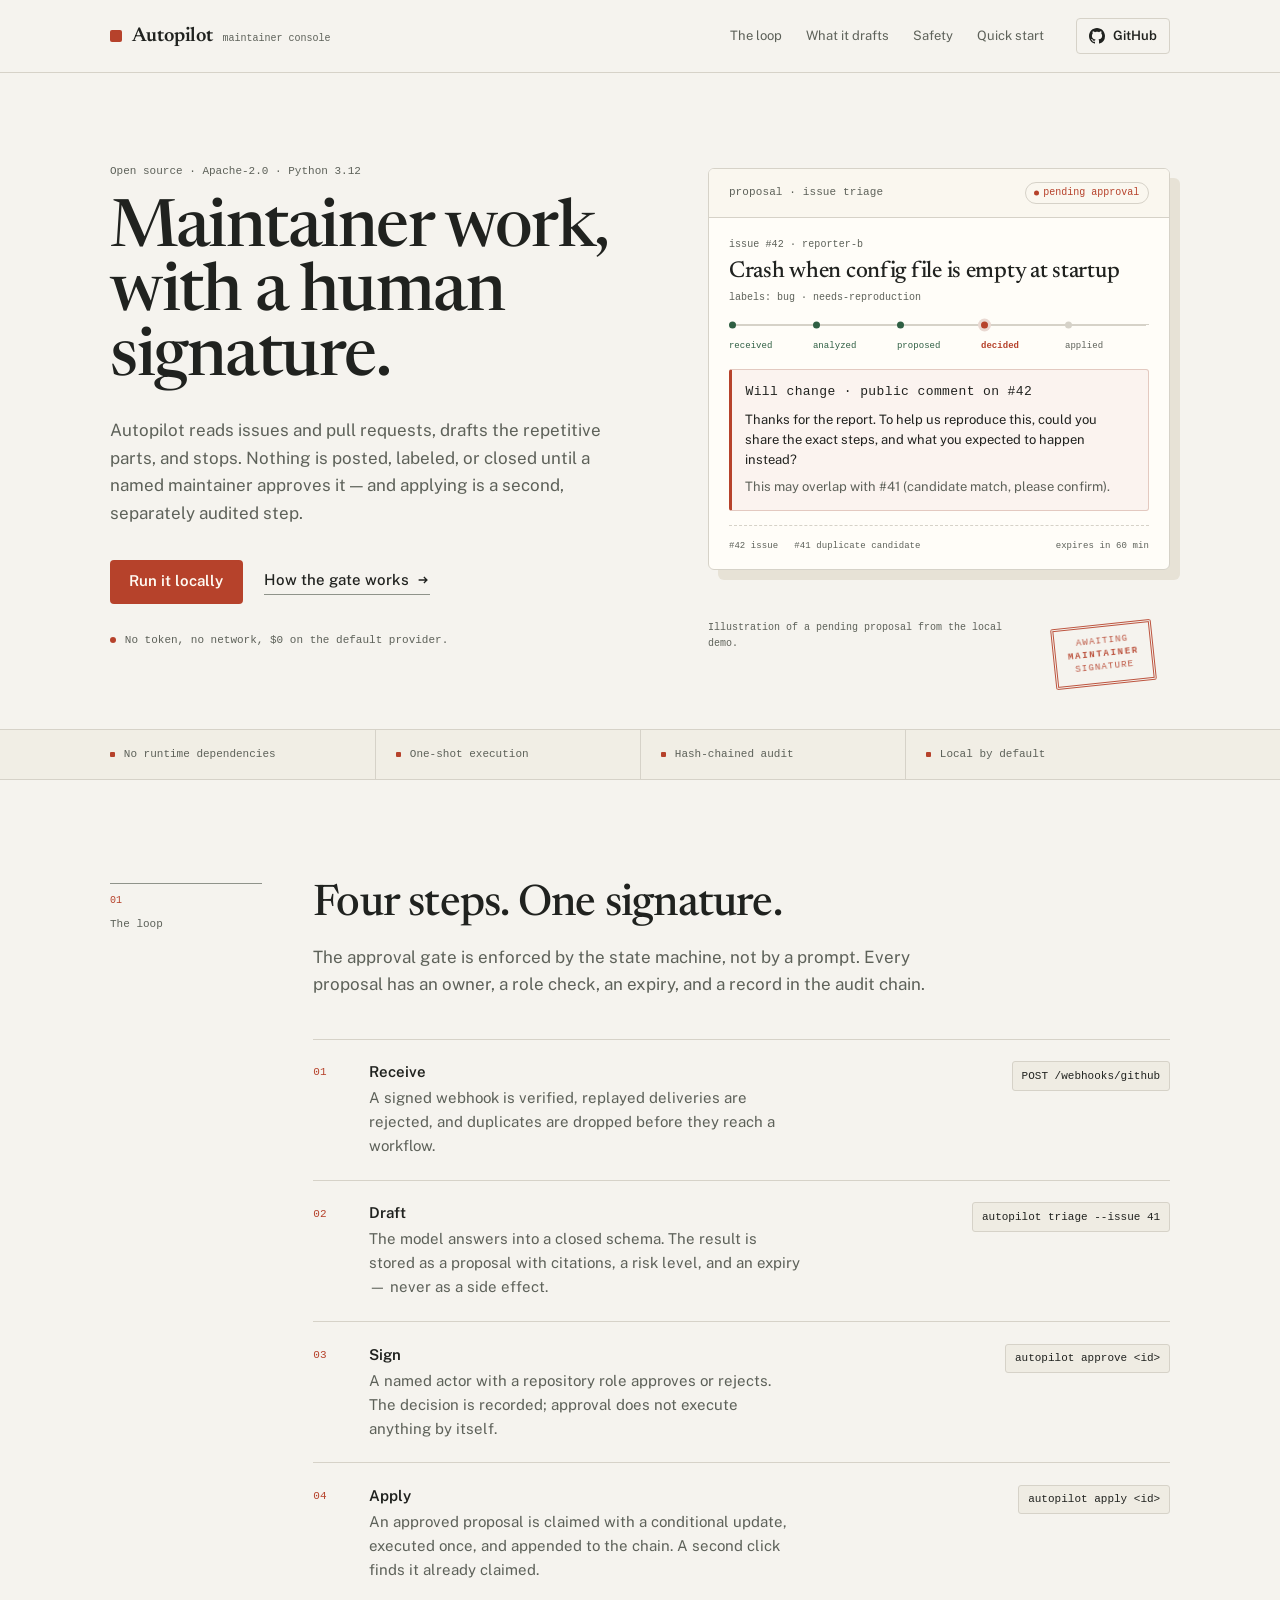
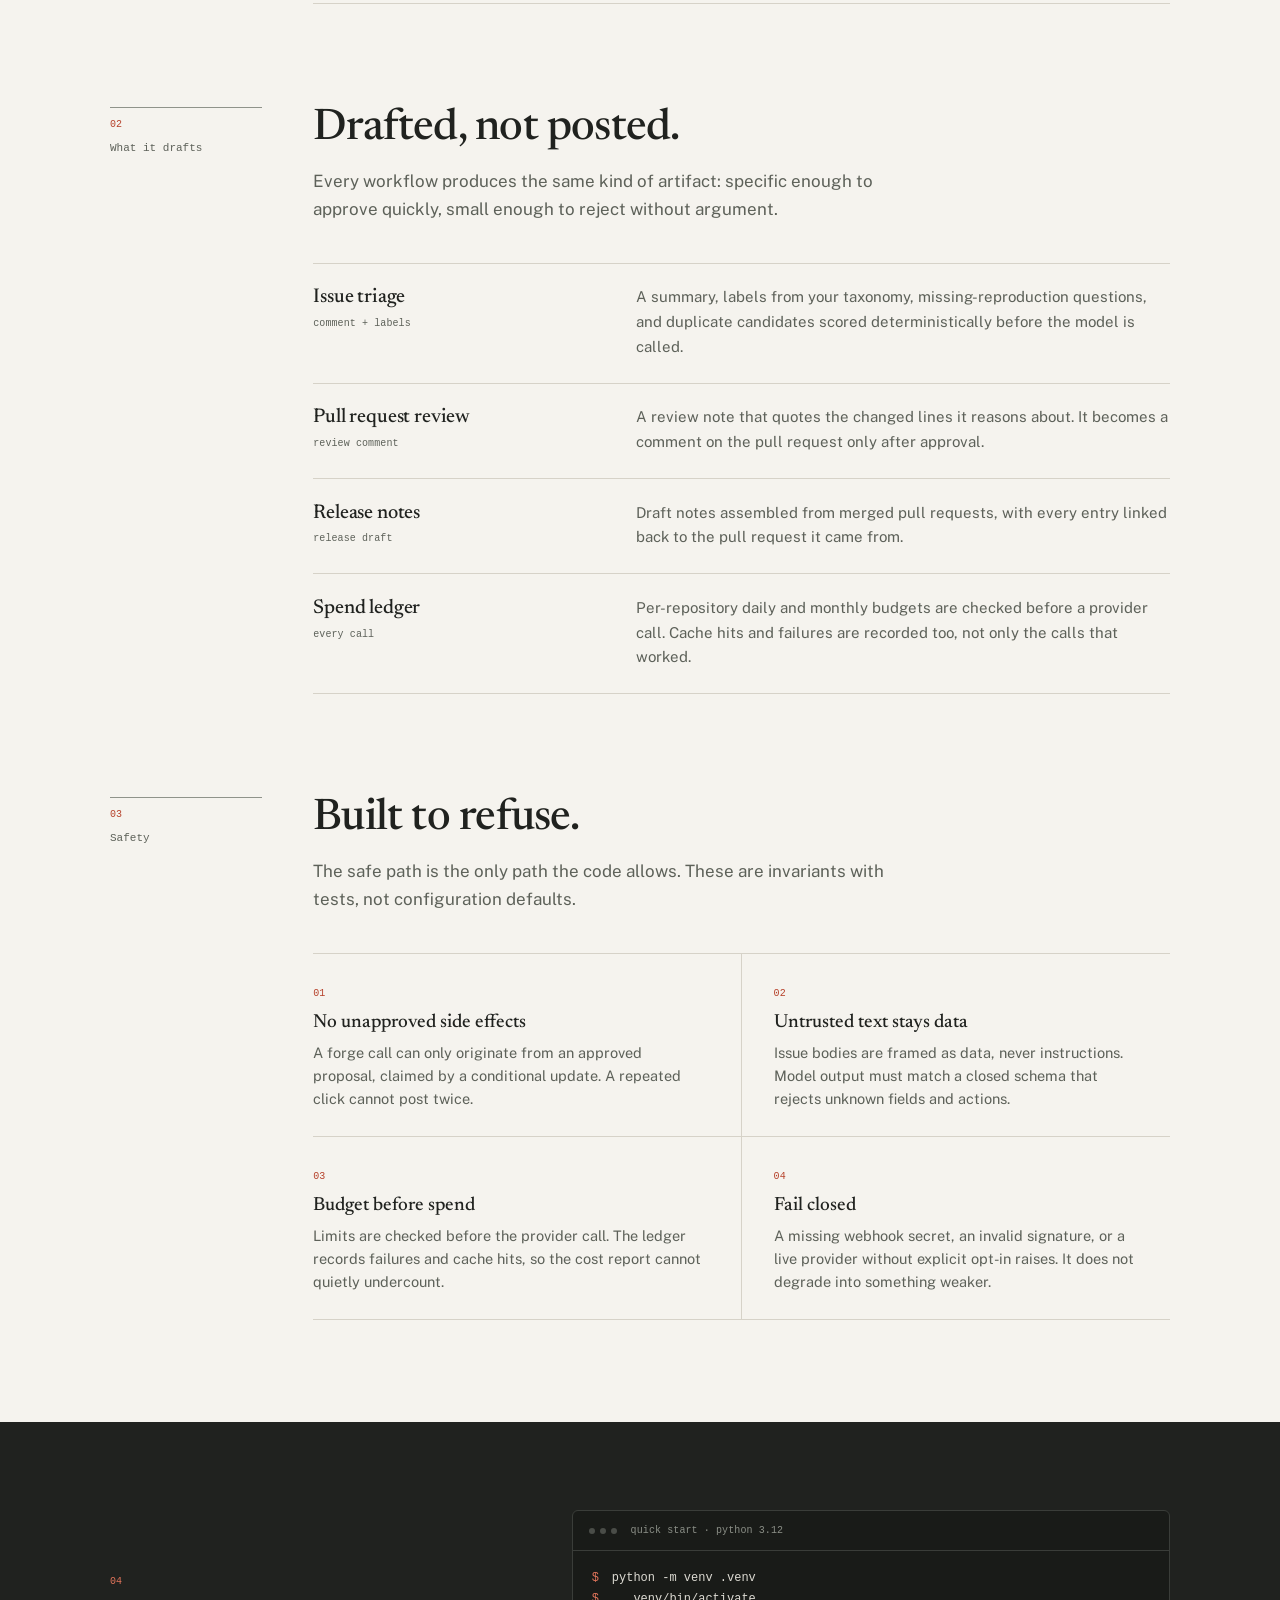
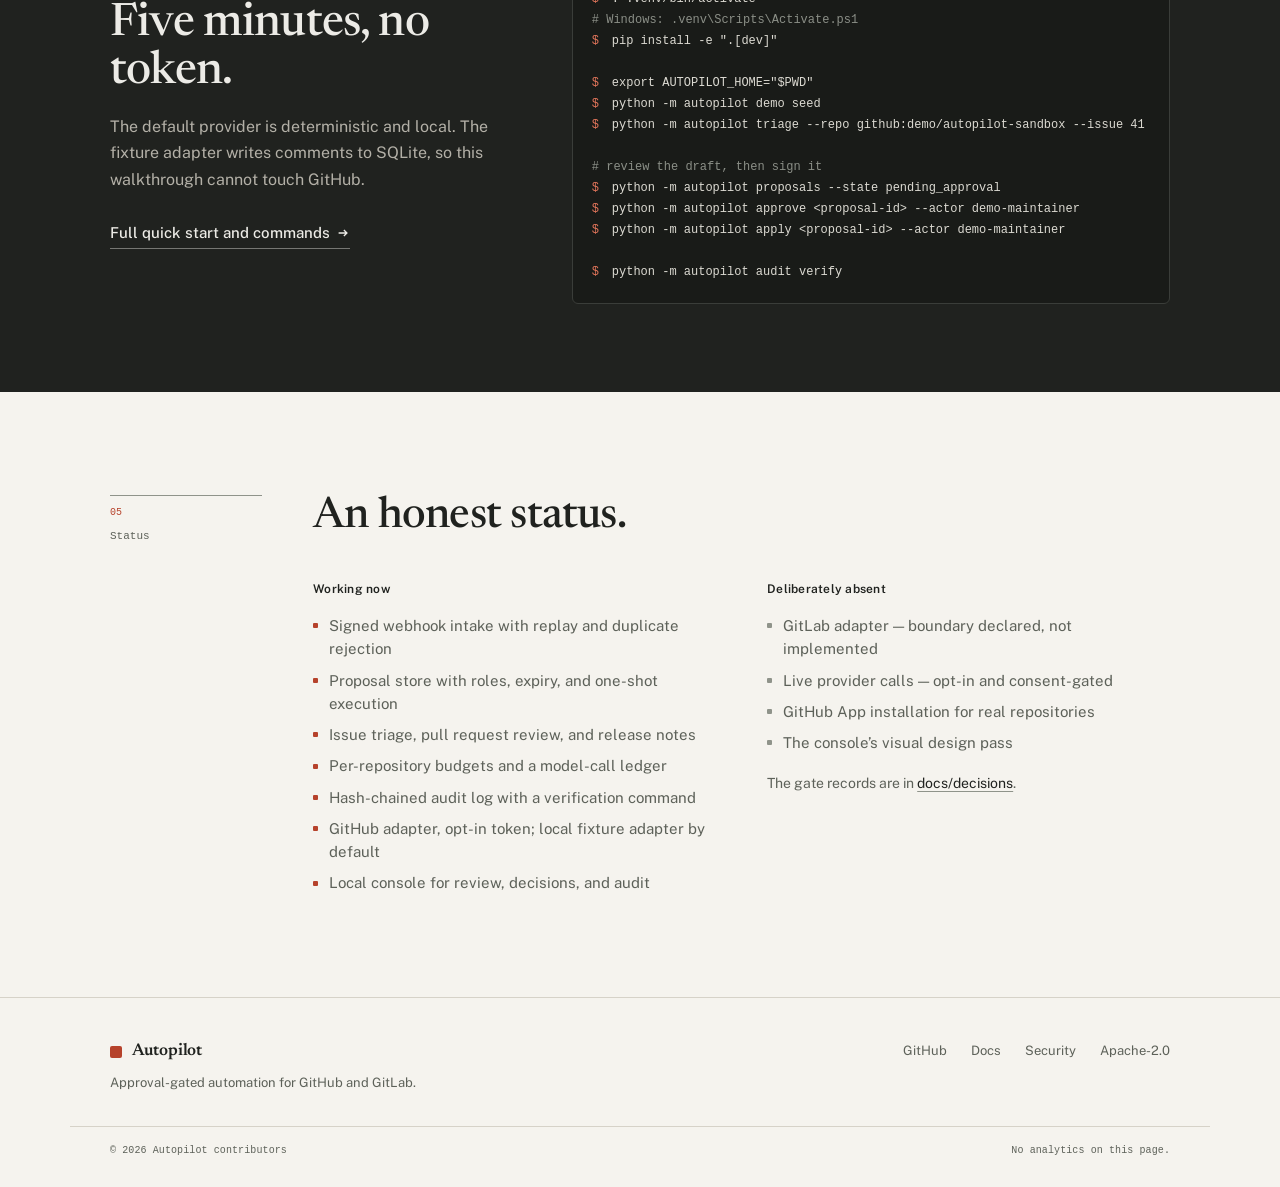
<file: site/index.html>
<!doctype html>
<html lang="en">
  <head>
    <meta charset="utf-8" />
    <meta name="viewport" content="width=device-width, initial-scale=1" />
    <meta name="color-scheme" content="light dark" />
    <meta name="theme-color" content="#f5f3ee" media="(prefers-color-scheme: light)" />
    <meta name="theme-color" content="#16181a" media="(prefers-color-scheme: dark)" />
    <title>Autopilot — maintainer automation with a human approval gate</title>
    <meta
      name="description"
      content="Autopilot drafts issue triage, review notes, and release notes for GitHub and GitLab. Nothing is posted, labeled, or closed until a named maintainer approves it."
    />
    <link rel="canonical" href="https://r-bug-r.github.io/oss-maintainer-autopilot/" />
    <meta property="og:type" content="website" />
    <meta property="og:title" content="Autopilot — maintainer work, with a human signature" />
    <meta
      property="og:description"
      content="Approval-gated maintainer automation. Every draft is a proposal; every apply is a second, audited step."
    />
    <meta property="og:url" content="https://r-bug-r.github.io/oss-maintainer-autopilot/" />
    <meta
      property="og:image"
      content="https://r-bug-r.github.io/oss-maintainer-autopilot/assets/og.png"
    />
    <meta property="og:image:type" content="image/png" />
    <meta property="og:image:width" content="1200" />
    <meta property="og:image:height" content="630" />
    <meta
      property="og:image:alt"
      content="Autopilot wordmark beside the line: Maintainer work, with a human signature, and an awaiting-maintainer-signature stamp."
    />
    <meta name="twitter:card" content="summary_large_image" />
    <meta name="twitter:title" content="Autopilot — maintainer work, with a human signature" />
    <meta
      name="twitter:description"
      content="Approval-gated maintainer automation. Every draft is a proposal; every apply is a second, audited step."
    />
    <meta
      name="twitter:image"
      content="https://r-bug-r.github.io/oss-maintainer-autopilot/assets/og.png"
    />
    <meta
      name="twitter:image:alt"
      content="Autopilot wordmark beside the line: Maintainer work, with a human signature, and an awaiting-maintainer-signature stamp."
    />
    <link rel="icon" href="favicon.svg" type="image/svg+xml" />
    <link rel="preconnect" href="https://fonts.googleapis.com" />
    <link rel="preconnect" href="https://fonts.gstatic.com" crossorigin />
    <link
      href="https://fonts.googleapis.com/css2?family=Newsreader:opsz,wght@6..72,400;6..72,500;6..72,600&family=Public+Sans:wght@400;500;600&display=swap"
      rel="stylesheet"
    />
    <link rel="stylesheet" href="styles.css" />
  </head>
  <body>
    <a class="skip-link" href="#main">Skip to content</a>

    <header class="site-header">
      <div class="wrap header-inner">
        <a class="brand" href="./" aria-label="Autopilot home">
          <span class="brand-mark" aria-hidden="true"></span>
          <span class="brand-name">Autopilot</span>
          <span class="brand-sub">maintainer console</span>
        </a>
        <nav class="nav" aria-label="Sections">
          <a href="#loop">The loop</a>
          <a href="#drafts">What it drafts</a>
          <a href="#safety">Safety</a>
          <a href="#quickstart">Quick start</a>
        </nav>
        <a
          class="button button-small button-quiet"
          href="https://github.com/r-bug-r/oss-maintainer-autopilot"
        >
          <svg class="icon" viewBox="0 0 16 16" aria-hidden="true" focusable="false">
            <path
              fill="currentColor"
              d="M8 0C3.58 0 0 3.58 0 8c0 3.54 2.29 6.53 5.47 7.59.4.07.55-.17.55-.38 0-.19-.01-.82-.01-1.49-2.01.37-2.53-.49-2.69-.94-.09-.23-.48-.94-.82-1.13-.28-.15-.68-.52-.01-.53.63-.01 1.08.58 1.23.82.72 1.21 1.87.87 2.33.66.07-.52.28-.87.51-1.07-1.78-.2-3.64-.89-3.64-3.95 0-.87.31-1.59.82-2.15-.08-.2-.36-1.02.08-2.12 0 0 .67-.21 2.2.82.64-.18 1.32-.27 2-.27s1.36.09 2 .27c1.53-1.04 2.2-.82 2.2-.82.44 1.1.16 1.92.08 2.12.51.56.82 1.27.82 2.15 0 3.07-1.87 3.75-3.65 3.95.29.25.54.73.54 1.48 0 1.07-.01 1.93-.01 2.2 0 .21.15.46.55.38A8.01 8.01 0 0 0 16 8c0-4.42-3.58-8-8-8Z"
            />
          </svg>
          GitHub
        </a>
      </div>
    </header>

    <main id="main">
      <section class="hero" aria-labelledby="hero-title">
        <div class="wrap hero-grid">
          <div class="hero-copy">
            <p class="meta">Open source · Apache-2.0 · Python 3.12</p>
            <h1 id="hero-title">Maintainer work,<br />with a human signature.</h1>
            <p class="lede">
              Autopilot reads issues and pull requests, drafts the repetitive parts, and stops.
              Nothing is posted, labeled, or closed until a named maintainer approves it — and
              applying is a second, separately audited step.
            </p>
            <div class="cta-row">
              <a class="button button-primary" href="#quickstart">Run it locally</a>
              <a class="text-link" href="#loop">
                How the gate works
                <svg class="icon" viewBox="0 0 16 16" aria-hidden="true" focusable="false">
                  <path
                    fill="none"
                    stroke="currentColor"
                    stroke-width="1.5"
                    d="M3 8h9.5M9 4.5 12.5 8 9 11.5"
                  />
                </svg>
              </a>
            </div>
            <p class="fineprint">
              <span class="fineprint-dot" aria-hidden="true"></span>
              No token, no network, $0 on the default provider.
            </p>
          </div>

          <figure class="docket-wrap">
            <div
              class="docket"
              role="img"
              aria-label="Illustration of an issue-triage proposal awaiting a maintainer's signature. It shows the proposal state, a public comment preview, cited records, and the approval rail."
            >
              <div class="docket-head">
                <span class="mono">proposal · issue triage</span>
                <span class="badge">pending approval</span>
              </div>
              <div class="docket-body">
                <p class="mono docket-kicker">issue #42 · reporter-b</p>
                <p class="docket-title">Crash when config file is empty at startup</p>
                <p class="docket-labels">labels: bug · needs-reproduction</p>

                <ol class="rail" aria-label="Proposal state">
                  <li data-state="done">received</li>
                  <li data-state="done">analyzed</li>
                  <li data-state="done">proposed</li>
                  <li data-state="current">decided</li>
                  <li data-state="pending">applied</li>
                </ol>

                <div class="will-change">
                  <p class="mono will-change-label">Will change · public comment on #42</p>
                  <p>
                    Thanks for the report. To help us reproduce this, could you share the exact
                    steps, and what you expected to happen instead?
                  </p>
                  <p class="will-change-second">
                    This may overlap with #41 (candidate match, please confirm).
                  </p>
                </div>

                <div class="docket-foot">
                  <span class="mono">#42 issue</span>
                  <span class="mono">#41 duplicate candidate</span>
                  <span class="mono docket-hash">expires in 60 min</span>
                </div>
              </div>
            </div>
            <div class="stamp" aria-hidden="true">
              <span>Awaiting</span>
              <span>maintainer</span>
              <span>signature</span>
            </div>
            <figcaption>Illustration of a pending proposal from the local demo.</figcaption>
          </figure>
        </div>
      </section>

      <section class="fact-strip" aria-label="Design facts">
        <div class="wrap fact-grid">
          <p><span class="fact-mark" aria-hidden="true"></span>No runtime dependencies</p>
          <p><span class="fact-mark" aria-hidden="true"></span>One-shot execution</p>
          <p><span class="fact-mark" aria-hidden="true"></span>Hash-chained audit</p>
          <p><span class="fact-mark" aria-hidden="true"></span>Local by default</p>
        </div>
      </section>

      <section class="section" id="loop" aria-labelledby="loop-title">
        <div class="wrap section-grid">
          <aside class="section-aside">
            <span class="section-index mono">01</span>
            <h2 class="section-label">The loop</h2>
          </aside>
          <div class="section-body">
            <h3 class="section-title" id="loop-title">Four steps. One signature.</h3>
            <p class="section-intro">
              The approval gate is enforced by the state machine, not by a prompt. Every proposal
              has an owner, a role check, an expiry, and a record in the audit chain.
            </p>

            <ol class="steps">
              <li class="step">
                <span class="step-number mono">01</span>
                <div class="step-copy">
                  <h4>Receive</h4>
                  <p>
                    A signed webhook is verified, replayed deliveries are rejected, and duplicates
                    are dropped before they reach a workflow.
                  </p>
                </div>
                <code>POST /webhooks/github</code>
              </li>
              <li class="step">
                <span class="step-number mono">02</span>
                <div class="step-copy">
                  <h4>Draft</h4>
                  <p>
                    The model answers into a closed schema. The result is stored as a proposal with
                    citations, a risk level, and an expiry — never as a side effect.
                  </p>
                </div>
                <code>autopilot triage --issue 41</code>
              </li>
              <li class="step">
                <span class="step-number mono">03</span>
                <div class="step-copy">
                  <h4>Sign</h4>
                  <p>
                    A named actor with a repository role approves or rejects. The decision is
                    recorded; approval does not execute anything by itself.
                  </p>
                </div>
                <code>autopilot approve &lt;id&gt;</code>
              </li>
              <li class="step">
                <span class="step-number mono">04</span>
                <div class="step-copy">
                  <h4>Apply</h4>
                  <p>
                    An approved proposal is claimed with a conditional update, executed once, and
                    appended to the chain. A second click finds it already claimed.
                  </p>
                </div>
                <code>autopilot apply &lt;id&gt;</code>
              </li>
            </ol>
          </div>
        </div>
      </section>

      <section class="section" id="drafts" aria-labelledby="drafts-title">
        <div class="wrap section-grid">
          <aside class="section-aside">
            <span class="section-index mono">02</span>
            <h2 class="section-label">What it drafts</h2>
          </aside>
          <div class="section-body">
            <h3 class="section-title" id="drafts-title">Drafted, not posted.</h3>
            <p class="section-intro">
              Every workflow produces the same kind of artifact: specific enough to approve
              quickly, small enough to reject without argument.
            </p>

            <dl class="ledger">
              <div class="ledger-row">
                <dt>
                  <h4>Issue triage</h4>
                  <span class="mono artifact">comment + labels</span>
                </dt>
                <dd>
                  A summary, labels from your taxonomy, missing-reproduction questions, and
                  duplicate candidates scored deterministically before the model is called.
                </dd>
              </div>
              <div class="ledger-row">
                <dt>
                  <h4>Pull request review</h4>
                  <span class="mono artifact">review comment</span>
                </dt>
                <dd>
                  A review note that quotes the changed lines it reasons about. It becomes a
                  comment on the pull request only after approval.
                </dd>
              </div>
              <div class="ledger-row">
                <dt>
                  <h4>Release notes</h4>
                  <span class="mono artifact">release draft</span>
                </dt>
                <dd>
                  Draft notes assembled from merged pull requests, with every entry linked back to
                  the pull request it came from.
                </dd>
              </div>
              <div class="ledger-row">
                <dt>
                  <h4>Spend ledger</h4>
                  <span class="mono artifact">every call</span>
                </dt>
                <dd>
                  Per-repository daily and monthly budgets are checked before a provider call.
                  Cache hits and failures are recorded too, not only the calls that worked.
                </dd>
              </div>
            </dl>
          </div>
        </div>
      </section>

      <section class="section" id="safety" aria-labelledby="safety-title">
        <div class="wrap section-grid">
          <aside class="section-aside">
            <span class="section-index mono">03</span>
            <h2 class="section-label">Safety</h2>
          </aside>
          <div class="section-body">
            <h3 class="section-title" id="safety-title">Built to refuse.</h3>
            <p class="section-intro">
              The safe path is the only path the code allows. These are invariants with tests, not
              configuration defaults.
            </p>

            <div class="invariants">
              <article class="invariant">
                <span class="mono invariant-index">01</span>
                <h4>No unapproved side effects</h4>
                <p>
                  A forge call can only originate from an approved proposal, claimed by a
                  conditional update. A repeated click cannot post twice.
                </p>
              </article>
              <article class="invariant">
                <span class="mono invariant-index">02</span>
                <h4>Untrusted text stays data</h4>
                <p>
                  Issue bodies are framed as data, never instructions. Model output must match a
                  closed schema that rejects unknown fields and actions.
                </p>
              </article>
              <article class="invariant">
                <span class="mono invariant-index">03</span>
                <h4>Budget before spend</h4>
                <p>
                  Limits are checked before the provider call. The ledger records failures and
                  cache hits, so the cost report cannot quietly undercount.
                </p>
              </article>
              <article class="invariant">
                <span class="mono invariant-index">04</span>
                <h4>Fail closed</h4>
                <p>
                  A missing webhook secret, an invalid signature, or a live provider without
                  explicit opt-in raises. It does not degrade into something weaker.
                </p>
              </article>
            </div>
          </div>
        </div>
      </section>

      <section class="quickstart" id="quickstart" aria-labelledby="quickstart-title">
        <div class="wrap quickstart-grid">
          <div class="quickstart-copy">
            <span class="mono section-index">04</span>
            <h2 class="quickstart-title" id="quickstart-title">Five minutes, no token.</h2>
            <p class="quickstart-lede">
              The default provider is deterministic and local. The fixture adapter writes comments
              to SQLite, so this walkthrough cannot touch GitHub.
            </p>
            <a
              class="text-link quickstart-link"
              href="https://github.com/r-bug-r/oss-maintainer-autopilot#quick-start"
            >
              Full quick start and commands
              <svg class="icon" viewBox="0 0 16 16" aria-hidden="true" focusable="false">
                <path
                  fill="none"
                  stroke="currentColor"
                  stroke-width="1.5"
                  d="M3 8h9.5M9 4.5 12.5 8 9 11.5"
                />
              </svg>
            </a>
          </div>

          <div class="terminal">
            <div class="terminal-head">
              <span class="terminal-dots" aria-hidden="true"><i></i><i></i><i></i></span>
              <span class="mono">quick start · python 3.12</span>
            </div>
            <pre tabindex="0"><code><span class="prompt">$</span> python -m venv .venv
<span class="prompt">$</span> . .venv/bin/activate
<span class="comment"># Windows: .venv\Scripts\Activate.ps1</span>
<span class="prompt">$</span> pip install -e ".[dev]"

<span class="prompt">$</span> export AUTOPILOT_HOME="$PWD"
<span class="prompt">$</span> python -m autopilot demo seed
<span class="prompt">$</span> python -m autopilot triage <span class="nw">--repo github:demo/autopilot-sandbox</span> <span class="nw">--issue 41</span>

<span class="comment"># review the draft, then sign it</span>
<span class="prompt">$</span> python -m autopilot proposals <span class="nw">--state pending_approval</span>
<span class="prompt">$</span> python -m autopilot approve <span class="nw">&lt;proposal-id&gt;</span> <span class="nw">--actor demo-maintainer</span>
<span class="prompt">$</span> python -m autopilot apply <span class="nw">&lt;proposal-id&gt;</span> <span class="nw">--actor demo-maintainer</span>

<span class="prompt">$</span> python -m autopilot audit verify</code></pre>
          </div>
        </div>
      </section>

      <section class="section status" id="status" aria-labelledby="status-title">
        <div class="wrap section-grid">
          <aside class="section-aside">
            <span class="section-index mono">05</span>
            <h2 class="section-label">Status</h2>
          </aside>
          <div class="section-body">
            <h3 class="section-title" id="status-title">An honest status.</h3>
            <div class="status-grid">
              <div>
                <h4>Working now</h4>
                <ul>
                  <li>Signed webhook intake with replay and duplicate rejection</li>
                  <li>Proposal store with roles, expiry, and one-shot execution</li>
                  <li>Issue triage, pull request review, and release notes</li>
                  <li>Per-repository budgets and a model-call ledger</li>
                  <li>Hash-chained audit log with a verification command</li>
                  <li>GitHub adapter, opt-in token; local fixture adapter by default</li>
                  <li>Local console for review, decisions, and audit</li>
                </ul>
              </div>
              <div>
                <h4>Deliberately absent</h4>
                <ul>
                  <li>GitLab adapter — boundary declared, not implemented</li>
                  <li>Live provider calls — opt-in and consent-gated</li>
                  <li>GitHub App installation for real repositories</li>
                  <li>The console&rsquo;s visual design pass</li>
                </ul>
                <p class="status-note">
                  The gate records are in
                  <a
                    href="https://github.com/r-bug-r/oss-maintainer-autopilot/tree/main/docs/decisions"
                    >docs/decisions</a
                  >.
                </p>
              </div>
            </div>
          </div>
        </div>
      </section>
    </main>

    <footer class="site-footer">
      <div class="wrap footer-inner">
        <div class="footer-brand">
          <span class="brand-mark" aria-hidden="true"></span>
          <span class="brand-name">Autopilot</span>
          <p>Approval-gated automation for GitHub and GitLab.</p>
        </div>
        <nav class="footer-links" aria-label="Project links">
          <a href="https://github.com/r-bug-r/oss-maintainer-autopilot">GitHub</a>
          <a href="https://github.com/r-bug-r/oss-maintainer-autopilot/tree/main/docs">Docs</a>
          <a href="https://github.com/r-bug-r/oss-maintainer-autopilot/blob/main/SECURITY.md"
            >Security</a
          >
          <a href="https://github.com/r-bug-r/oss-maintainer-autopilot/blob/main/LICENSE"
            >Apache-2.0</a
          >
        </nav>
      </div>
      <div class="wrap footer-base">
        <span class="mono">© 2026 Autopilot contributors</span>
        <span class="mono">No analytics on this page.</span>
      </div>
    </footer>
  </body>
</html>
</file>
<file: site/styles.css>
/* Autopilot landing page — same paper, ink, and oxblood as the console. */

:root {
  --canvas: #f5f3ee;
  --surface: #fffdf8;
  --raised: #ffffff;
  --ink: #20221f;
  --muted: #5d6159;
  --border: #d6d2c8;
  --border-strong: #8f938a;
  --accent: #b6422b;
  --accent-ink: #fffaf2;
  --accent-soft: #e9d8d1;
  --success: #2f5f43;
  --tint: #efece3;
  --focus: #b6422b;
  --code-bg: #20221f;
  --code-surface: #191b18;
  --code-ink: #ecebe6;
  --code-muted: #b3b0a7;
  --code-dim: #8b8f87;
  --code-border: #3a3d39;
  --code-accent: #e0745a;
  --docket-shadow: 10px 10px 0 0 #e7e2d6;

  --font-display: "Newsreader", "Iowan Old Style", "Palatino Linotype", Palatino, Georgia, serif;
  --font-body: "Public Sans", ui-sans-serif, system-ui, -apple-system, "Segoe UI", sans-serif;
  --font-mono: ui-monospace, SFMono-Regular, "Cascadia Mono", "IBM Plex Mono", Consolas, monospace;

  --wrap-width: 1140px;
  --gutter: clamp(1.25rem, 4vw, 2.5rem);
  --section-space: clamp(4rem, 8vw, 6.5rem);
}

@media (prefers-color-scheme: dark) {
  :root {
    --canvas: #16181a;
    --surface: #1e2124;
    --raised: #252a2e;
    --ink: #ecebe6;
    --muted: #a8aca5;
    --border: #34393d;
    --border-strong: #6d736d;
    --accent: #e0745a;
    --accent-ink: #1b120f;
    --accent-soft: #3a2a24;
    --success: #7fb894;
    --tint: #24282b;
    --focus: #e0745a;
    --code-bg: #101214;
    --code-surface: #0b0d0e;
    --code-ink: #e8e6df;
    --code-muted: #a8aca5;
    --code-dim: #8b918a;
    --code-border: #2c3134;
    --code-accent: #e0745a;
    --docket-shadow: 10px 10px 0 0 #22262a;
  }
}

*,
*::before,
*::after {
  box-sizing: border-box;
}

html {
  -webkit-text-size-adjust: 100%;
  scroll-behavior: smooth;
}

body {
  margin: 0;
  overflow-x: clip;
  background: var(--canvas);
  color: var(--ink);
  font-family: var(--font-body);
  font-size: 1rem;
  line-height: 1.6;
  -webkit-font-smoothing: antialiased;
  text-rendering: optimizeLegibility;
}

h1,
h2,
h3,
h4,
p,
ul,
ol,
dl,
dd,
pre,
figure {
  margin: 0;
}

ul,
ol {
  padding: 0;
}

a {
  color: inherit;
}

code,
pre {
  font-family: var(--font-mono);
}

:focus-visible {
  outline: 2px solid var(--focus);
  outline-offset: 3px;
}

::selection {
  background: var(--accent-soft);
  color: var(--ink);
}

.skip-link {
  position: absolute;
  top: -4rem;
  left: 1rem;
  z-index: 100;
  padding: 0.65rem 1rem;
  background: var(--surface);
  border: 1px solid var(--border);
  border-radius: 3px;
  font-size: 0.875rem;
  text-decoration: none;
  transition: top 120ms ease-out;
}

.skip-link:focus {
  top: 1rem;
}

.wrap {
  width: 100%;
  max-width: var(--wrap-width);
  margin-inline: auto;
  padding-inline: var(--gutter);
}

.mono {
  font-family: var(--font-mono);
  font-size: 0.6875rem;
  letter-spacing: 0.01em;
  font-variant-numeric: tabular-nums;
}

/* ------------------------------------------------------------------- header */

.site-header {
  border-bottom: 1px solid var(--border);
}

.header-inner {
  display: flex;
  align-items: center;
  gap: 2rem;
  min-height: 4.5rem;
}

.brand {
  display: flex;
  align-items: baseline;
  gap: 0.6rem;
  margin-right: auto;
  color: var(--ink);
  text-decoration: none;
}

.brand-mark {
  width: 0.75rem;
  height: 0.75rem;
  flex: none;
  align-self: center;
  border-radius: 2px;
  background: var(--accent);
}

.brand-name {
  font-family: var(--font-display);
  font-size: 1.25rem;
  font-weight: 600;
  letter-spacing: -0.01em;
}

.brand-sub {
  font-family: var(--font-mono);
  font-size: 0.625rem;
  color: var(--muted);
}

.nav {
  display: flex;
  align-items: center;
  gap: 1.5rem;
}

.nav a {
  color: var(--muted);
  font-size: 0.8125rem;
  text-decoration: none;
  transition: color 120ms ease-out;
}

.nav a:hover {
  color: var(--ink);
}

/* ------------------------------------------------------------------ buttons */

.button {
  display: inline-flex;
  align-items: center;
  justify-content: center;
  gap: 0.5rem;
  min-height: 2.75rem;
  padding: 0.7rem 1.15rem;
  border: 1px solid transparent;
  border-radius: 0.25rem;
  font-family: var(--font-body);
  font-size: 0.9375rem;
  font-weight: 600;
  line-height: 1.1;
  text-decoration: none;
  cursor: pointer;
  transition:
    background-color 140ms ease-out,
    border-color 140ms ease-out,
    color 140ms ease-out,
    transform 80ms ease-out;
}

.button:active {
  transform: scale(0.98);
}

.button-primary {
  background: var(--accent);
  color: var(--accent-ink);
}

.button-primary:hover {
  background: #9f3621;
}

.button-quiet {
  background: transparent;
  border-color: var(--border);
  color: var(--ink);
}

.button-quiet:hover {
  background: var(--tint);
  border-color: var(--border-strong);
}

.button-small {
  min-height: 2.25rem;
  padding: 0.45rem 0.75rem;
  font-size: 0.8125rem;
}

.icon {
  width: 1rem;
  height: 1rem;
  flex: none;
}

.text-link {
  display: inline-flex;
  align-items: center;
  gap: 0.4rem;
  padding-bottom: 0.15rem;
  border-bottom: 1px solid var(--border-strong);
  font-size: 0.9375rem;
  font-weight: 500;
  text-decoration: none;
  transition:
    color 120ms ease-out,
    border-color 120ms ease-out;
}

.text-link:hover {
  color: var(--accent);
  border-color: var(--accent);
}

.text-link .icon {
  width: 0.875rem;
  height: 0.875rem;
  transition: transform 140ms ease-out;
}

.text-link:hover .icon {
  transform: translateX(2px);
}

/* --------------------------------------------------------------------- hero */

.hero {
  padding-block: clamp(3.5rem, 7vw, 6.5rem) clamp(3.5rem, 6vw, 5.5rem);
}

.hero-grid {
  display: grid;
  grid-template-columns: minmax(0, 1.06fr) minmax(0, 0.94fr);
  align-items: start;
  gap: clamp(2.5rem, 6vw, 5.5rem);
}

.meta {
  font-family: var(--font-mono);
  font-size: 0.6875rem;
  color: var(--muted);
}

.hero h1 {
  max-width: 16ch;
  margin-top: 1.1rem;
  font-family: var(--font-display);
  font-size: clamp(2.85rem, 5.2vw, 4.125rem);
  font-weight: 500;
  line-height: 0.98;
  letter-spacing: -0.022em;
  text-wrap: balance;
}

.lede {
  max-width: 54ch;
  margin-top: 1.6rem;
  color: var(--muted);
  font-size: clamp(1.0625rem, 1.3vw, 1.1875rem);
  line-height: 1.62;
}

.cta-row {
  display: flex;
  flex-wrap: wrap;
  align-items: center;
  gap: 1.35rem;
  margin-top: 2rem;
}

.fineprint {
  display: flex;
  align-items: center;
  gap: 0.55rem;
  margin-top: 1.75rem;
  color: var(--muted);
  font-family: var(--font-mono);
  font-size: 0.6875rem;
}

.fineprint-dot {
  width: 0.375rem;
  height: 0.375rem;
  flex: none;
  border-radius: 50%;
  background: var(--accent);
}

/* Docket: a proposal you can almost touch. */

.docket-wrap {
  position: relative;
  display: flex;
  flex-direction: column;
  margin-top: 0.35rem;
}

.docket {
  position: relative;
  order: 1;
  overflow: hidden;
  background: var(--surface);
  border: 1px solid var(--border);
  border-radius: 0.375rem;
  box-shadow: var(--docket-shadow);
}

.docket-head {
  display: flex;
  align-items: center;
  justify-content: space-between;
  gap: 0.75rem;
  padding: 0.8rem 1.25rem;
  border-bottom: 1px solid var(--border);
  background: #faf7ef;
}

@media (prefers-color-scheme: dark) {
  .docket-head {
    background: #202428;
  }
}

.docket-head .mono {
  color: var(--muted);
}

.badge {
  position: relative;
  padding: 0.2rem 0.55rem 0.2rem 1.05rem;
  border: 1px solid var(--border);
  border-radius: 999px;
  color: var(--accent);
  font-family: var(--font-mono);
  font-size: 0.625rem;
  line-height: 1.4;
  white-space: nowrap;
}

.badge::before {
  content: "";
  position: absolute;
  top: 50%;
  left: 0.5rem;
  width: 0.3125rem;
  height: 0.3125rem;
  border-radius: 50%;
  background: currentColor;
  transform: translateY(-50%);
}

.docket-body {
  padding: 1.15rem 1.25rem 1rem;
}

.docket-kicker {
  color: var(--muted);
  font-size: 0.625rem;
}

.docket-title {
  margin-top: 0.35rem;
  font-family: var(--font-display);
  font-size: 1.4375rem;
  font-weight: 500;
  line-height: 1.18;
  letter-spacing: -0.012em;
}

.docket-labels {
  margin-top: 0.3rem;
  color: var(--muted);
  font-family: var(--font-mono);
  font-size: 0.625rem;
}

.rail {
  position: relative;
  display: flex;
  margin-top: 1.15rem;
  padding-top: 0.95rem;
  list-style: none;
  border-top: 1px solid var(--border);
}

.rail::before {
  content: "";
  position: absolute;
  top: 0;
  left: 0.2rem;
  right: 0.2rem;
  height: 1px;
  background: var(--border);
}

.rail li {
  position: relative;
  flex: 1;
  min-width: 0;
  color: var(--muted);
  font-family: var(--font-mono);
  font-size: 0.5625rem;
  line-height: 1.25;
  letter-spacing: 0.005em;
}

.rail li::before {
  content: "";
  position: absolute;
  top: -0.95rem;
  left: 0;
  width: 0.4375rem;
  height: 0.4375rem;
  border-radius: 50%;
  background: var(--border);
  transform: translateY(-50%);
}

.rail li[data-state="done"] {
  color: var(--success);
}

.rail li[data-state="done"]::before {
  background: var(--success);
}

.rail li[data-state="current"] {
  color: var(--accent);
  font-weight: 700;
}

.rail li[data-state="current"]::before {
  background: var(--accent);
  box-shadow: 0 0 0 3px var(--accent-soft);
}

.rail li[data-state="pending"] {
  color: var(--muted);
}

.will-change {
  margin-top: 1.1rem;
  padding: 0.75rem 0.85rem;
  border: 1px solid #e3c9c0;
  border-left: 3px solid var(--accent);
  border-radius: 0.1875rem;
  background: #fbf3ef;
}

@media (prefers-color-scheme: dark) {
  .will-change {
    border-color: #4a342e;
    background: #2a2321;
  }
}

.will-change-label {
  margin-bottom: 0.45rem;
  color: var(--accent);
  font-size: 0.5625rem;
  letter-spacing: 0.03em;
}

.will-change p {
  color: var(--ink);
  font-size: 0.8125rem;
  line-height: 1.55;
}

.will-change-second {
  margin-top: 0.45rem;
  color: var(--muted) !important;
}

.docket-foot {
  display: flex;
  flex-wrap: wrap;
  align-items: baseline;
  gap: 0.6rem 1rem;
  margin-top: 0.9rem;
  padding-top: 0.8rem;
  border-top: 1px dashed var(--border);
  color: var(--muted);
}

.docket-foot .mono {
  font-size: 0.5625rem;
}

.docket-hash {
  margin-left: auto;
}

.stamp {
  position: absolute;
  right: 1rem;
  bottom: -2.1rem;
  z-index: 2;
  order: 3;
  padding: 0.5rem 0.75rem;
  border: 3px double var(--accent);
  border-radius: 2px;
  background: var(--canvas);
  color: var(--accent);
  font-family: var(--font-mono);
  font-size: 0.5625rem;
  line-height: 1.45;
  letter-spacing: 0.13em;
  text-align: center;
  text-transform: uppercase;
  opacity: 0.9;
  transform: rotate(-6deg);
  pointer-events: none;
}

.stamp span {
  display: block;
}

.stamp span:nth-child(2) {
  font-weight: 700;
  letter-spacing: 0.19em;
}

.docket-wrap figcaption {
  order: 2;
  margin-top: 3.1rem;
  padding-right: 9rem;
  color: var(--muted);
  font-family: var(--font-mono);
  font-size: 0.625rem;
}

/* ------------------------------------------------------------------- facts */

.fact-strip {
  border-block: 1px solid var(--border);
  background: #f1eee5;
}

@media (prefers-color-scheme: dark) {
  .fact-strip {
    background: #1b1e20;
  }
}

.fact-grid {
  display: grid;
  grid-template-columns: repeat(4, minmax(0, 1fr));
}

.fact-grid p {
  display: flex;
  align-items: center;
  gap: 0.55rem;
  padding: 1rem 0 1rem 1.25rem;
  border-left: 1px solid var(--border);
  color: var(--muted);
  font-family: var(--font-mono);
  font-size: 0.6875rem;
}

.fact-grid p:first-child {
  padding-left: 0;
  border-left: 0;
}

.fact-mark {
  width: 0.3125rem;
  height: 0.3125rem;
  flex: none;
  border-radius: 1px;
  background: var(--accent);
}

/* ------------------------------------------------------------------ section */

.section {
  padding-top: var(--section-space);
}

.section-grid {
  display: grid;
  grid-template-columns: 9.5rem minmax(0, 1fr);
  align-items: start;
  gap: clamp(1.75rem, 4vw, 4rem);
}

.section-aside {
  display: flex;
  flex-direction: column;
  gap: 0.4rem;
  padding-top: 0.6rem;
  border-top: 1px solid var(--border-strong);
}

.section-index {
  color: var(--accent);
  font-size: 0.625rem;
}

.section-label {
  font-family: var(--font-mono);
  font-size: 0.6875rem;
  font-weight: 500;
  color: var(--muted);
}

.section-title {
  max-width: 22ch;
  font-family: var(--font-display);
  font-size: clamp(2rem, 3.4vw, 2.875rem);
  font-weight: 500;
  line-height: 1.05;
  letter-spacing: -0.018em;
  text-wrap: balance;
}

.section-intro {
  max-width: 62ch;
  margin-top: 1rem;
  color: var(--muted);
  font-size: 1.0625rem;
  line-height: 1.6;
}

/* --------------------------------------------------------------------- loop */

.steps {
  margin-top: 2.5rem;
  border-top: 1px solid var(--border);
  list-style: none;
}

.step {
  display: grid;
  grid-template-columns: 2.25rem minmax(0, 1fr) minmax(11rem, 19rem);
  align-items: start;
  gap: 1.25rem;
  padding: 1.35rem 0;
  border-bottom: 1px solid var(--border);
}

.step-number {
  padding-top: 0.2rem;
  color: var(--accent);
}

.step-copy h4 {
  font-size: 0.9375rem;
  font-weight: 600;
  line-height: 1.4;
}

.step-copy p {
  max-width: 48ch;
  margin-top: 0.25rem;
  color: var(--muted);
  font-size: 0.9375rem;
  line-height: 1.6;
}

.step code {
  justify-self: end;
  max-width: 100%;
  padding: 0.35rem 0.55rem;
  overflow: hidden;
  border: 1px solid var(--border);
  border-radius: 0.1875rem;
  background: var(--tint);
  color: var(--ink);
  font-size: 0.6875rem;
  line-height: 1.5;
  text-overflow: ellipsis;
  white-space: nowrap;
}

/* ------------------------------------------------------------------- ledger */

.ledger {
  margin-top: 2.5rem;
  border-top: 1px solid var(--border);
}

.ledger-row {
  display: grid;
  grid-template-columns: minmax(11rem, 17rem) minmax(0, 1fr);
  gap: clamp(1.5rem, 4vw, 3.5rem);
  padding: 1.35rem 0 1.45rem;
  border-bottom: 1px solid var(--border);
}

.ledger dt h4 {
  font-family: var(--font-display);
  font-size: 1.25rem;
  font-weight: 500;
  line-height: 1.25;
  letter-spacing: -0.008em;
}

.artifact {
  display: block;
  margin-top: 0.35rem;
  color: var(--muted);
  font-size: 0.625rem;
}

.ledger dd {
  max-width: 62ch;
  color: var(--muted);
  font-size: 0.9375rem;
  line-height: 1.65;
}

/* --------------------------------------------------------------- invariants */

.invariants {
  display: grid;
  grid-template-columns: repeat(2, minmax(0, 1fr));
  margin-top: 2.5rem;
  border-top: 1px solid var(--border);
}

.invariant {
  padding: 1.5rem 2rem 1.6rem 0;
  border-bottom: 1px solid var(--border);
}

.invariant:nth-child(odd) {
  padding-right: 2rem;
  border-right: 1px solid var(--border);
}

.invariant:nth-child(even) {
  padding-left: 2rem;
}

.invariant-index {
  color: var(--accent);
  font-size: 0.625rem;
}

.invariant h4 {
  margin-top: 0.45rem;
  font-family: var(--font-display);
  font-size: 1.1875rem;
  font-weight: 500;
  line-height: 1.25;
}

.invariant p {
  max-width: 44ch;
  margin-top: 0.4rem;
  color: var(--muted);
  font-size: 0.9063rem;
  line-height: 1.6;
}

/* ---------------------------------------------------------------- quickstart */

.quickstart {
  margin-top: var(--section-space);
  padding-block: clamp(3.5rem, 7vw, 5.5rem);
  background: var(--code-bg);
  color: var(--code-ink);
}

.quickstart-grid {
  display: grid;
  grid-template-columns: minmax(0, 0.8fr) minmax(0, 1.2fr);
  align-items: center;
  gap: clamp(2.5rem, 5vw, 5rem);
}

.quickstart .section-index {
  color: var(--code-accent);
}

.quickstart-title {
  max-width: 14ch;
  margin-top: 0.55rem;
  font-family: var(--font-display);
  font-size: clamp(2rem, 3.6vw, 3rem);
  font-weight: 500;
  line-height: 1.04;
  letter-spacing: -0.018em;
}

.quickstart-lede {
  max-width: 44ch;
  margin-top: 1.1rem;
  color: var(--code-muted);
  font-size: 1rem;
  line-height: 1.65;
}

.quickstart-link {
  margin-top: 1.75rem;
  border-color: #666b64;
  border-color: color-mix(in srgb, var(--code-ink) 42%, transparent);
  color: var(--code-ink);
}

.quickstart-link:hover {
  color: var(--code-accent);
  border-color: var(--code-accent);
}

.terminal {
  overflow: hidden;
  border: 1px solid var(--code-border);
  border-radius: 0.375rem;
  background: var(--code-surface);
}

.terminal-head {
  display: flex;
  align-items: center;
  gap: 0.85rem;
  padding: 0.7rem 1rem;
  border-bottom: 1px solid var(--code-border);
  color: var(--code-dim);
}

.terminal-head .mono {
  font-size: 0.625rem;
}

.terminal-dots {
  display: flex;
  gap: 0.3rem;
}

.terminal-dots i {
  width: 0.375rem;
  height: 0.375rem;
  border-radius: 50%;
  background: #4a4d48;
}

.terminal pre {
  padding: 1.1rem 1.15rem 1.25rem;
  overflow-x: auto;
  color: #dcdad2;
  font-size: 0.75rem;
  line-height: 1.75;
  tab-size: 2;
}

.terminal code {
  font-size: inherit;
}

.terminal .nw {
  white-space: nowrap;
}

.prompt {
  margin-right: 0.35rem;
  color: var(--code-accent);
  user-select: none;
}

.comment {
  color: var(--code-dim);
}

/* ------------------------------------------------------------------- status */

.status {
  padding-bottom: var(--section-space);
}

.status-grid {
  display: grid;
  grid-template-columns: repeat(2, minmax(0, 1fr));
  gap: clamp(2rem, 4vw, 3.5rem);
  margin-top: 2.5rem;
}

.status-grid h4 {
  font-size: 0.75rem;
  font-weight: 600;
  letter-spacing: 0.02em;
  color: var(--ink);
}

.status-grid ul {
  margin-top: 0.9rem;
  list-style: none;
}

.status-grid li {
  position: relative;
  padding-left: 1rem;
  color: var(--muted);
  font-size: 0.9375rem;
  line-height: 1.55;
}

.status-grid li + li {
  margin-top: 0.5rem;
}

.status-grid li::before {
  content: "";
  position: absolute;
  top: 0.62em;
  left: 0;
  width: 0.3125rem;
  height: 0.3125rem;
  border-radius: 1px;
  background: var(--accent);
}

.status-grid > div:last-child li::before {
  background: var(--border-strong);
}

.status-note {
  margin-top: 1.1rem;
  color: var(--muted);
  font-size: 0.875rem;
}

.status-note a {
  color: var(--ink);
  text-decoration-color: var(--border-strong);
  text-underline-offset: 0.2em;
}

.status-note a:hover {
  color: var(--accent);
  text-decoration-color: var(--accent);
}

/* ------------------------------------------------------------------- footer */

.site-footer {
  border-top: 1px solid var(--border);
  background: var(--canvas);
}

.footer-inner {
  display: flex;
  align-items: flex-start;
  justify-content: space-between;
  gap: 2rem;
  padding-block: 2.5rem 2rem;
}

.footer-brand {
  display: grid;
  grid-template-columns: auto 1fr;
  align-items: center;
  gap: 0.25rem 0.6rem;
}

.footer-brand .brand-name {
  font-size: 1.0625rem;
}

.footer-brand p {
  grid-column: 1 / -1;
  margin-top: 0.25rem;
  color: var(--muted);
  font-size: 0.8125rem;
}

.footer-links {
  display: flex;
  flex-wrap: wrap;
  gap: 0.5rem 1.5rem;
  padding-top: 0.2rem;
}

.footer-links a {
  color: var(--muted);
  font-size: 0.8125rem;
  text-decoration: none;
}

.footer-links a:hover {
  color: var(--ink);
}

.footer-base {
  display: flex;
  flex-wrap: wrap;
  justify-content: space-between;
  gap: 0.5rem 1.5rem;
  padding-block: 1rem 1.75rem;
  border-top: 1px solid var(--border);
  color: var(--muted);
}

.footer-base .mono {
  font-size: 0.625rem;
}

/* ------------------------------------------------------------------- motion */

@media (prefers-reduced-motion: no-preference) {
  .hero-copy > *,
  .docket-wrap {
    animation: rise 560ms cubic-bezier(0.23, 1, 0.32, 1) both;
  }

  .hero-copy > *:nth-child(2) {
    animation-delay: 60ms;
  }

  .hero-copy > *:nth-child(3) {
    animation-delay: 110ms;
  }

  .hero-copy > *:nth-child(4) {
    animation-delay: 160ms;
  }

  .hero-copy > *:nth-child(5) {
    animation-delay: 200ms;
  }

  .docket-wrap {
    animation-delay: 130ms;
  }

  @keyframes rise {
    from {
      opacity: 0;
      transform: translateY(0.75rem);
    }
    to {
      opacity: 1;
      transform: translateY(0);
    }
  }
}

@media (prefers-reduced-motion: reduce) {
  html {
    scroll-behavior: auto;
  }
}

/* --------------------------------------------------------------- responsive */

@media (max-width: 68rem) {
  .hero-grid {
    gap: 3rem;
  }

  .terminal pre {
    white-space: pre-wrap;
  }

  .section-grid {
    grid-template-columns: 8rem minmax(0, 1fr);
  }

  .step {
    grid-template-columns: 2.25rem minmax(0, 1fr);
  }

  .step code {
    grid-column: 2;
    justify-self: start;
    margin-top: 0.35rem;
  }
}

@media (max-width: 60rem) {
  .hero-grid {
    grid-template-columns: minmax(0, 1fr);
    gap: 3.25rem;
  }

  .hero h1 {
    max-width: 15ch;
  }

  .docket-wrap {
    max-width: 36rem;
  }

  .section-grid {
    grid-template-columns: minmax(0, 1fr);
    gap: 1.5rem;
  }

  .section-aside {
    flex-direction: row;
    align-items: baseline;
    gap: 0.75rem;
    padding-top: 0.5rem;
  }

  .quickstart-grid {
    grid-template-columns: minmax(0, 1fr);
    align-items: start;
    gap: 2.5rem;
  }

  .quickstart-title {
    max-width: 20ch;
  }

  .status-grid {
    gap: 2rem;
  }
}

@media (max-width: 48rem) {
  .nav {
    display: none;
  }

  .brand-sub {
    display: none;
  }

  .fact-grid {
    grid-template-columns: repeat(2, minmax(0, 1fr));
  }

  .fact-grid p {
    padding-left: 0;
    border-left: 0;
  }

  .fact-grid p:nth-child(even) {
    padding-left: 1.25rem;
    border-left: 1px solid var(--border);
  }

  .fact-grid p:nth-child(n + 3) {
    border-top: 1px solid var(--border);
  }

  .ledger-row {
    grid-template-columns: minmax(0, 1fr);
    gap: 0.5rem;
  }

  .invariants {
    grid-template-columns: minmax(0, 1fr);
  }

  .invariant,
  .invariant:nth-child(odd),
  .invariant:nth-child(even) {
    padding: 1.35rem 0;
    border-right: 0;
  }

  .status-grid {
    grid-template-columns: minmax(0, 1fr);
  }

  .footer-inner {
    flex-direction: column;
    gap: 1.5rem;
  }

  .terminal pre {
    font-size: 0.6875rem;
  }
}

@media (max-width: 34rem) {
  .stamp {
    position: static;
    width: fit-content;
    margin: 0.9rem 0 0.25rem auto;
    font-size: 0.5625rem;
    transform: rotate(-3deg);
  }

  .docket-wrap figcaption {
    margin-top: 1.25rem;
    padding-right: 0;
  }
}

@media (max-width: 30rem) {
  .header-inner {
    gap: 1rem;
  }

  .brand-sub {
    display: none;
  }

  .hero h1 {
    font-size: clamp(2.25rem, 11vw, 3.25rem);
  }

  .cta-row {
    align-items: flex-start;
    flex-direction: column;
    gap: 1.1rem;
  }

  .docket-head {
    align-items: flex-start;
    flex-direction: column;
    gap: 0.4rem;
  }

  .step {
    grid-template-columns: 1.75rem minmax(0, 1fr);
    gap: 0.75rem;
  }

  .footer-base {
    flex-direction: column;
  }
}
</file>
